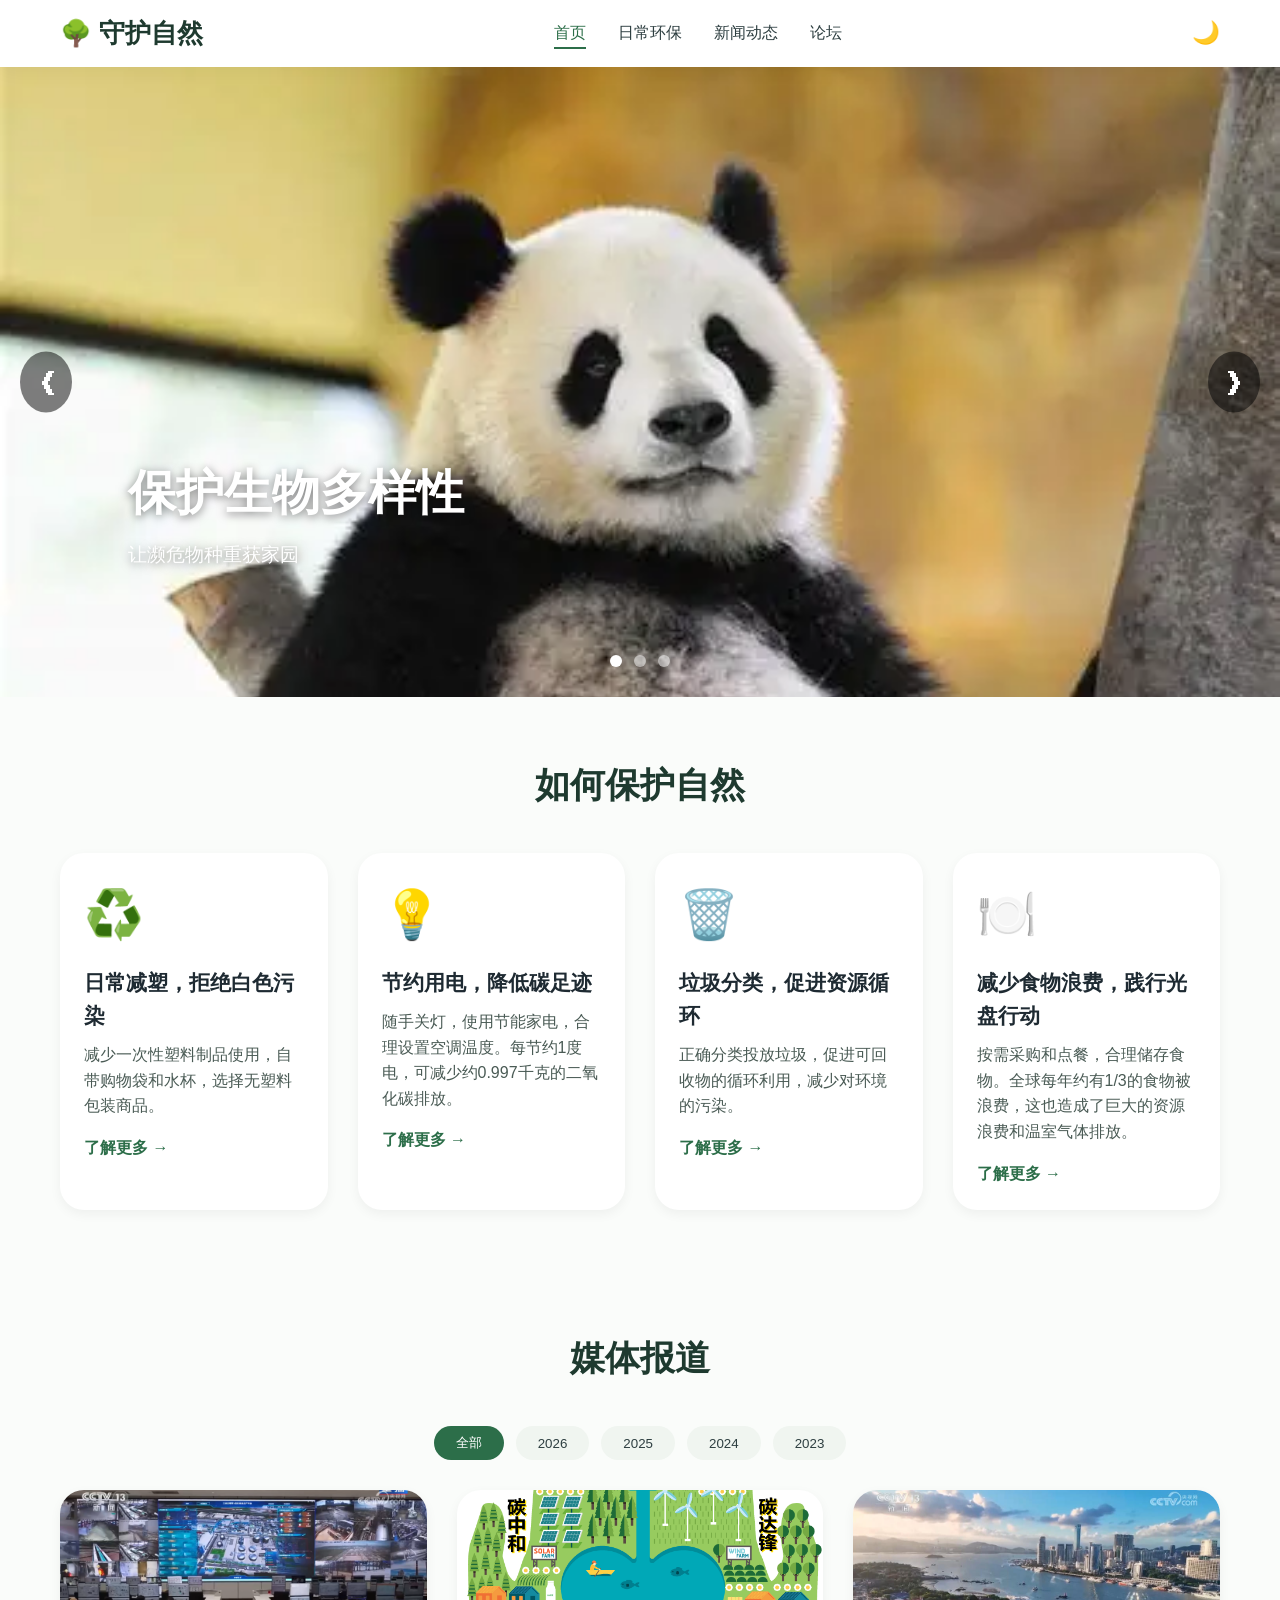
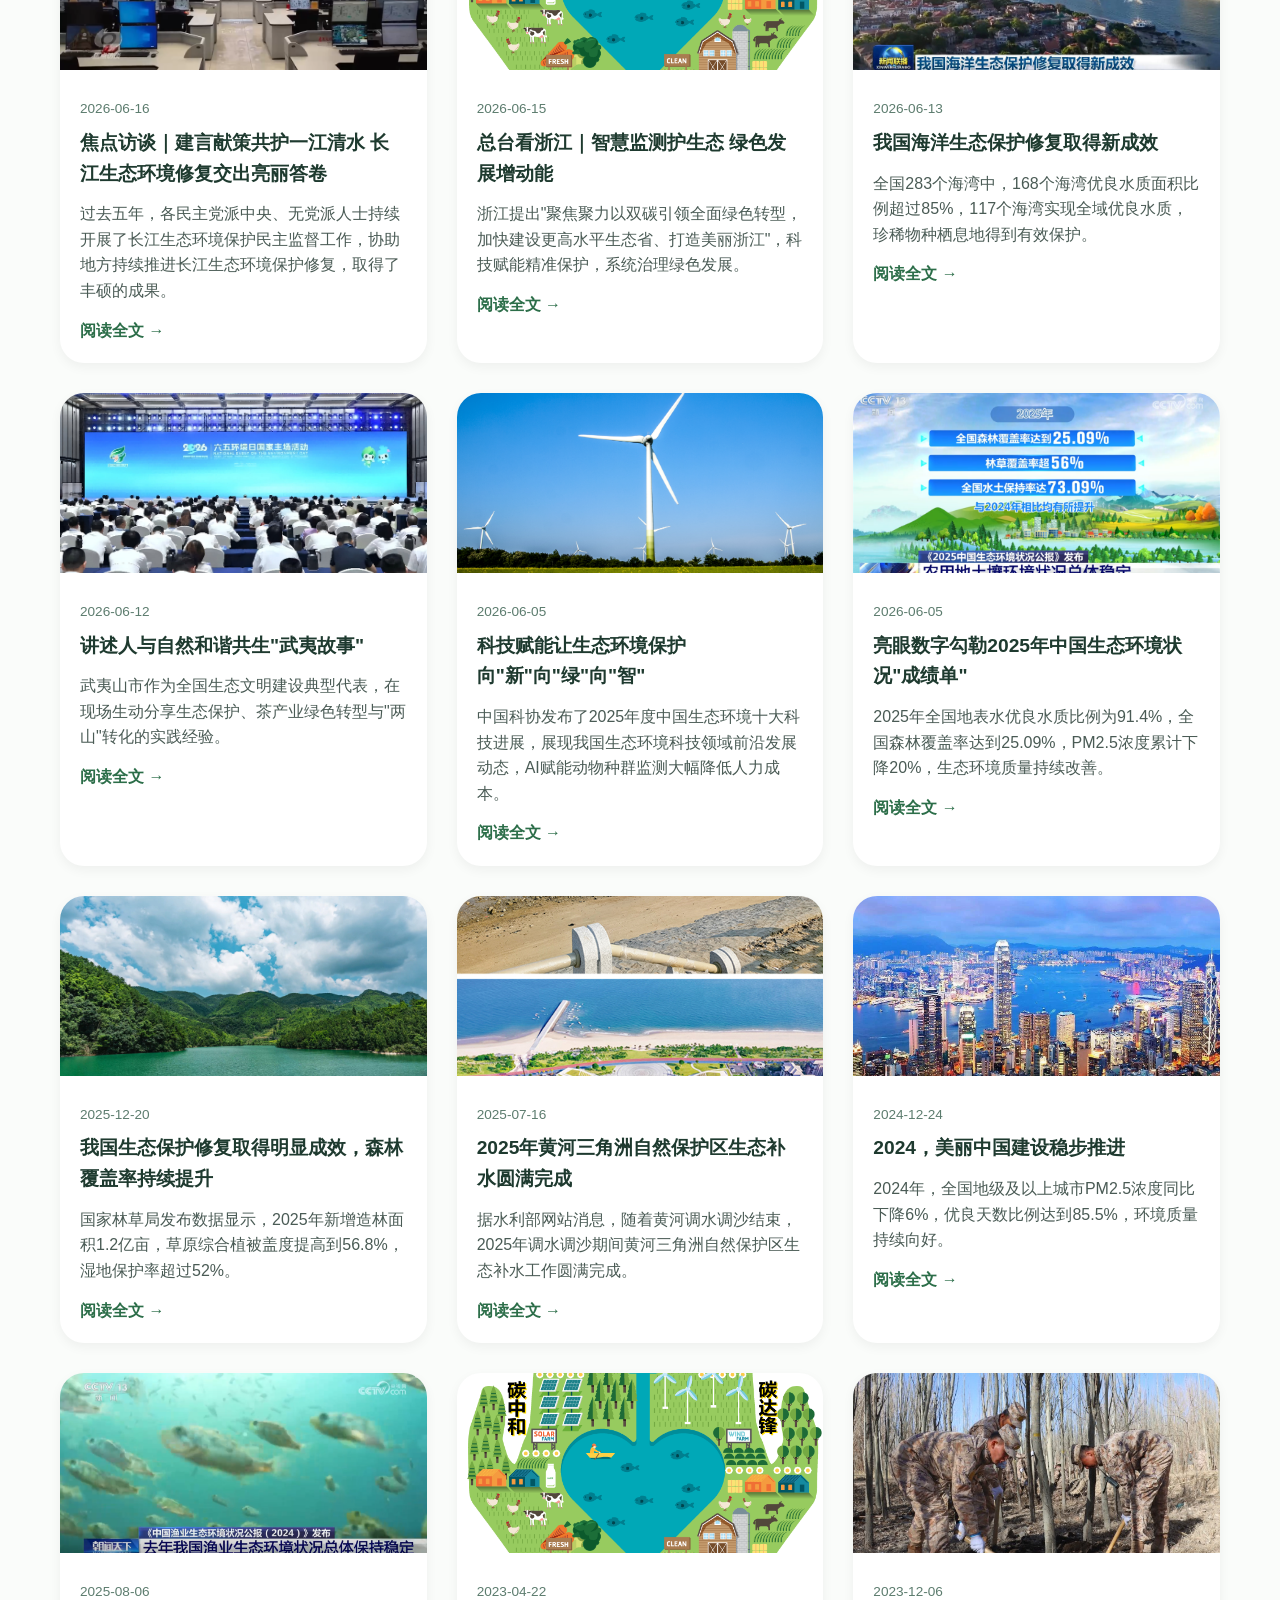
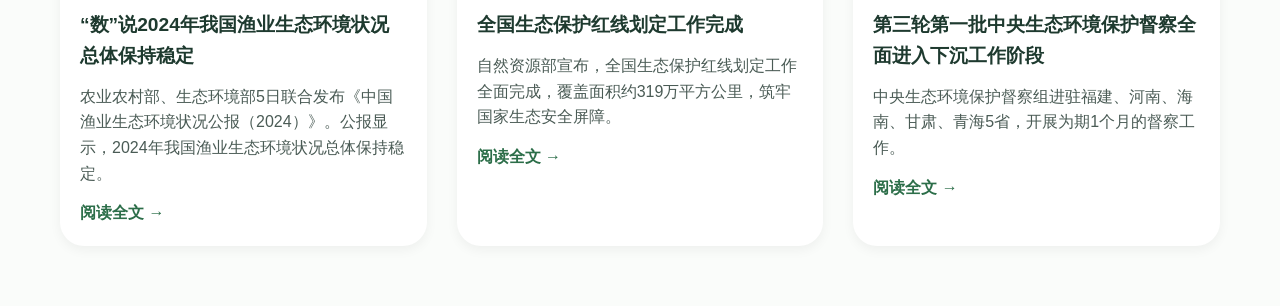
<file: index.html>
<!DOCTYPE html>
<html lang="zh-CN">
<head>
    <meta charset="UTF-8">
    <meta name="viewport" content="width=device-width, initial-scale=1.0">
    <title>守护自然 - 首页</title>
    <!-- 修改为直接引用根目录的 style.css -->
    <link rel="stylesheet" href="style.css">
</head>
<body>
<header class="header">
    <div class="container">
        <div class="logo">🌳 守护自然</div>
        <ul class="nav-list">
            <li><a href="index.html" class="active">首页</a></li>
            <li><a href="daily.html">日常环保</a></li>
            <li><a href="news.html">新闻动态</a></li>
            <li><a href="forum.html">论坛</a></li>
        </ul>
        <div class="theme-toggle" id="themeToggle">🌙</div>
    </div>
</header>

<section class="banner">
    <div class="banner-slider" id="bannerSlider">
        <!-- 确保图片文件名与您仓库中的完全一致（包括扩展名） -->
      <div class="slide active" style="background-image: url('green-mountain.jpg');">
            <div class="slide-content">
                <h2>守护森林，就是守护未来</h2>
                <p>每棵树都是地球的呼吸，一起行动!</p>
            </div>
        </div>
        <div class="slide active" style="background-image: url('military-green.jpg');">
            <div class="slide-content">
                <h2>恢复生态，让万物共存</h2>
                <p>给其他生物留一席之地，也是为我们留一线生机</p>
            </div>
        </div>
        <div class="slide active" style="background-image: url('panda.jpg');">
            <div class="slide-content">
                <h2>保护生物多样性</h2>
                <p>让濒危物种重获家园</p>
            </div>
        </div>
    </div>
    <button class="banner-btn prev" id="prevBtn">❮</button>
    <button class="banner-btn next" id="nextBtn">❯</button>
    <div class="dots" id="dots"></div>
</section>

<main>
    <section class="section">
        <div class="container">
            <h2 class="section-title">如何保护自然</h2>
            <div class="card-grid">
                <div class="card">
                    <div class="card-icon">♻️</div>
                    <h3>日常减塑，拒绝白色污染</h3>
                    <p>减少一次性塑料制品使用，自带购物袋和水杯，选择无塑料包装商品。</p>
                    <a href="https://baike.baidu.com/item/%E7%99%BD%E8%89%B2%E6%B1%A1%E6%9F%93" target="_blank" rel="noopener noreferrer" class="card-link">了解更多 →</a>
                </div>
                <div class="card">
                    <div class="card-icon">💡</div>
                    <h3>节约用电，降低碳足迹</h3>
                    <p>随手关灯，使用节能家电，合理设置空调温度。每节约1度电，可减少约0.997千克的二氧化碳排放。</p>
                    <a href="https://baike.baidu.com/item/%E7%A2%B3%E8%B6%B3%E8%BF%B9" target="_blank" rel="noopener noreferrer" class="card-link">了解更多 →</a>
                </div>
                <div class="card">
                    <div class="card-icon">🗑️</div>
                    <h3>垃圾分类，促进资源循环</h3>
                    <p>正确分类投放垃圾，促进可回收物的循环利用，减少对环境的污染。</p>
                    <a href="https://baike.baidu.com/item/%E5%9E%83%E5%9C%BE%E5%88%86%E7%B1%BB" target="_blank" rel="noopener noreferrer" class="card-link">了解更多 →</a>
                </div>
                <div class="card">
                    <div class="card-icon">🍽️</div>
                    <h3>减少食物浪费，践行光盘行动</h3>
                    <p>按需采购和点餐，合理储存食物。全球每年约有1/3的食物被浪费，这也造成了巨大的资源浪费和温室气体排放。</p>
                    <a href="https://baike.baidu.com/item/%E9%A3%9F%E7%89%A9%E6%B5%AA%E8%B4%B9" target="_blank" rel="noopener noreferrer" class="card-link">了解更多 →</a>
                </div>
            </div>
        </div>
    </section>

    <section class="section">
        <div class="container">
            <h2 class="section-title">媒体报道</h2>
            <div class="year-filter" id="yearFilter">
                <button class="filter-btn active" data-year="all">全部</button>
                <button class="filter-btn" data-year="2026">2026</button>
                <button class="filter-btn" data-year="2025">2025</button>
                <button class="filter-btn" data-year="2024">2024</button>
                <button class="filter-btn" data-year="2023">2023</button>
            </div>
            <div class="news-grid" id="newsGrid"></div>
        </div>
    </section>
</main>

<button id="backToTop" class="back-to-top">↑</button>

<!-- 修改为直接引用根目录的 script.js -->
<script src="script.js"></script>
</body>
</html>
</file>
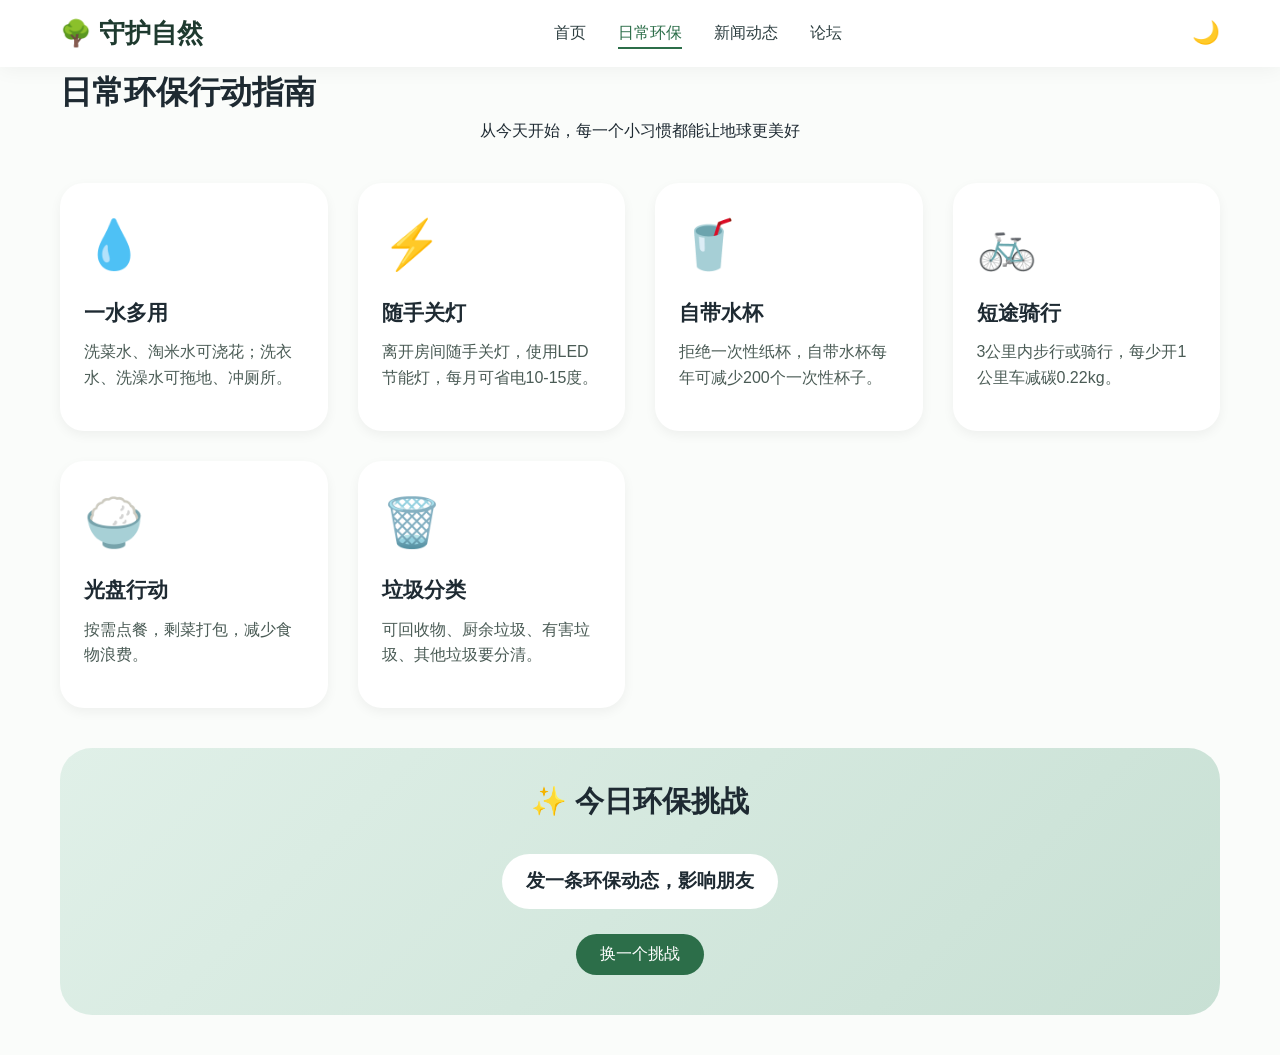
<file: daily.html>
<!DOCTYPE html>
<html lang="zh-CN">
<head>
    <meta charset="UTF-8">
    <meta name="viewport" content="width=device-width, initial-scale=1.0">
    <title>日常环保 - 守护自然</title>
    <link rel="stylesheet" href="style.css">
</head>
<body>
<header class="header">
    <div class="container">
        <div class="logo">🌳 守护自然</div>
        <ul class="nav-list">
            <li><a href="index.html">首页</a></li>
            <li><a href="daily.html" class="active">日常环保</a></li>
            <li><a href="news.html">新闻动态</a></li>
            <li><a href="forum.html">论坛</a></li>
        </ul>
        <div class="theme-toggle" id="themeToggle">🌙</div>
    </div>
</header>

<main>
    <div class="container">
        <h1 class="page-title">日常环保行动指南</h1>
        <p style="text-align:center; margin-bottom:40px;">从今天开始，每一个小习惯都能让地球更美好</p>
        <div class="card-grid">
            <div class="card">
                <div class="card-icon">💧</div>
                <h3>一水多用</h3>
                <p>洗菜水、淘米水可浇花；洗衣水、洗澡水可拖地、冲厕所。</p>
            </div>
            <div class="card">
                <div class="card-icon">⚡</div>
                <h3>随手关灯</h3>
                <p>离开房间随手关灯，使用LED节能灯，每月可省电10-15度。</p>
            </div>
            <div class="card">
                <div class="card-icon">🥤</div>
                <h3>自带水杯</h3>
                <p>拒绝一次性纸杯，自带水杯每年可减少200个一次性杯子。</p>
            </div>
            <div class="card">
                <div class="card-icon">🚲</div>
                <h3>短途骑行</h3>
                <p>3公里内步行或骑行，每少开1公里车减碳0.22kg。</p>
            </div>
            <div class="card">
                <div class="card-icon">🍚</div>
                <h3>光盘行动</h3>
                <p>按需点餐，剩菜打包，减少食物浪费。</p>
            </div>
            <div class="card">
                <div class="card-icon">🗑️</div>
                <h3>垃圾分类</h3>
                <p>可回收物、厨余垃圾、有害垃圾、其他垃圾要分清。</p>
            </div>
        </div>

        <!-- 添加每日环保挑战区块 -->
        <div class="daily-challenge" style="background: linear-gradient(135deg, #e0f0e8, #c8e0d4); border-radius: 32px; padding: 30px; text-align: center; margin: 40px 0;">
            <h3 style="font-size: 1.8rem; margin-bottom: 15px;">✨ 今日环保挑战</h3>
            <div id="dailyChallenge" class="challenge-text" style="font-size: 1.2rem; background: white; display: inline-block; padding: 12px 24px; border-radius: 60px; margin: 15px 0; font-weight: 600;">
                自带水杯，拒绝瓶装水一天
            </div>
            <button id="newChallengeBtn" class="tip-btn" style="background: #2c6e49; color: white; border: none; padding: 10px 24px; border-radius: 40px; font-size: 1rem; cursor: pointer; display: block; margin: 10px auto;">换一个挑战</button>
        </div>
    </div>
</main>

<button id="backToTop" class="back-to-top">↑</button>

<script src="script.js"></script>
<script>
    // 每日环保挑战数据
    const challenges = [
        "自带水杯，拒绝瓶装水一天",
        "午餐光盘，不剩一粒米",
        "步行或骑行代替开车3公里",
        "收集快递箱，送到回收站",
        "洗澡时间控制在5分钟内",
        "拒绝塑料袋，用布袋购物",
        "将厨余垃圾单独分类",
        "看完电视拔掉插头",
        "用洗菜水浇花一次",
        "发一条环保动态，影响朋友"
    ];

    const challengeEl = document.getElementById('dailyChallenge');
    const challengeBtn = document.getElementById('newChallengeBtn');

    function updateRandomChallenge() {
        const randomIndex = Math.floor(Math.random() * challenges.length);
        challengeEl.textContent = challenges[randomIndex];
    }

    if (challengeBtn) {
        challengeBtn.addEventListener('click', updateRandomChallenge);
    }

    // 页面加载时随机选一个挑战
    updateRandomChallenge();
</script>
</body>
</html>
</file>
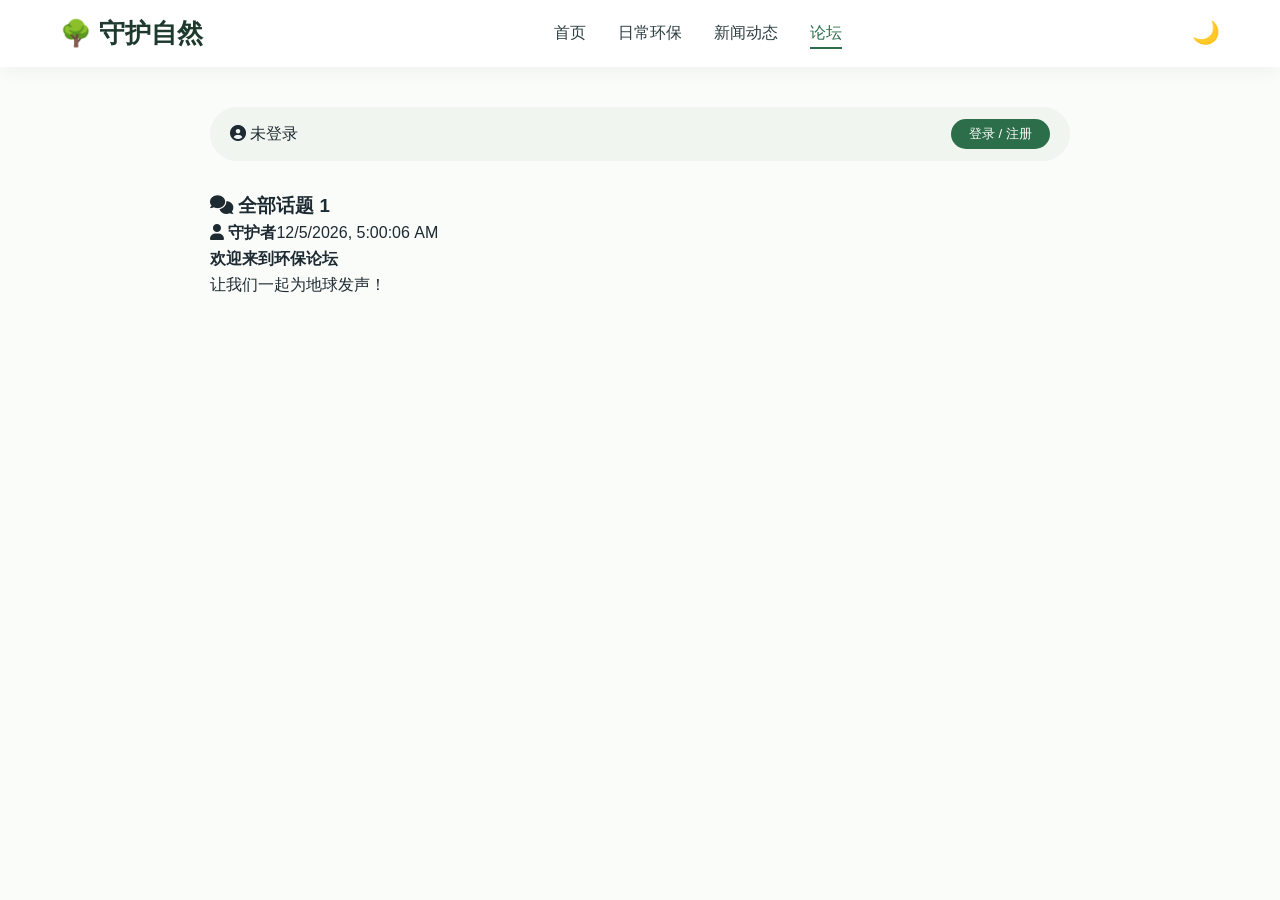
<file: forum.html>
<!DOCTYPE html>
<html lang="zh-CN">
<head>
    <meta charset="UTF-8">
    <meta name="viewport" content="width=device-width, initial-scale=1.0">
    <title>环保论坛 - 守护自然</title>
  <link rel="stylesheet" href="style.css">
    <link rel="stylesheet" href="https://cdnjs.cloudflare.com/ajax/libs/font-awesome/6.0.0-beta3/css/all.min.css">
</head>
<body>
<header class="header">
    <div class="container">
        <div class="logo">🌳 守护自然</div>
        <ul class="nav-list">
            <li><a href="index.html">首页</a></li>
            <li><a href="daily.html">日常环保</a></li>
            <li><a href="news.html">新闻动态</a></li>
            <li><a href="forum.html" class="active">论坛</a></li>
        </ul>
        <div class="theme-toggle" id="themeToggle">🌙</div>
    </div>
</header>

<main>
    <div class="forum-container" style="max-width:900px; margin:40px auto; padding:0 20px;">
        <div class="forum-status-bar" style="display:flex; justify-content:space-between; align-items:center; background:#f0f5f0; padding:12px 20px; border-radius:60px; margin-bottom:30px;">
            <div class="user-info" id="userInfoArea"><i class="fas fa-user-circle"></i> 未登录</div>
            <button id="loginBtn" class="small-btn" style="padding:6px 18px; background:#2c6e49; color:white; border:none; border-radius:40px; cursor:pointer;">登录 / 注册</button>
        </div>

        <div id="postFormArea" class="post-form-area" style="display:none; background:white; border-radius:28px; padding:24px; margin-bottom:40px; box-shadow:0 4px 12px rgba(0,0,0,0.05); border:1px solid #e0e8e0;">
            <h3><i class="fas fa-edit"></i> 发表新话题</h3>
            <form id="newPostForm">
                <div class="form-group">
                    <input type="text" id="postTitle" placeholder="标题" required maxlength="100" style="width:100%; padding:12px; border:1px solid #ddd; border-radius:30px; margin-bottom:16px;">
                </div>
                <div class="form-group">
                    <textarea id="postContent" rows="3" placeholder="内容" required style="width:100%; padding:12px; border:1px solid #ddd; border-radius:30px; margin-bottom:16px;"></textarea>
                </div>
                <button type="submit" class="btn-submit" style="background:#2c6e49; color:white; border:none; padding:10px 24px; border-radius:40px; cursor:pointer;">发布帖子</button>
            </form>
        </div>

        <div class="forum-posts">
            <h3><i class="fas fa-comments"></i> 全部话题 <span id="postCount">0</span></h3>
            <div id="postsList" class="posts-list" style="display:flex; flex-direction:column; gap:20px;">
                <div class="placeholder-text" style="text-align:center; color:#8aa89a; padding:40px; background:#fafcfa; border-radius:24px;">暂无帖子，登录后成为第一个发言者吧！</div>
            </div>
        </div>
    </div>

    <div id="authModal" class="modal" style="display:none; position:fixed; top:0; left:0; width:100%; height:100%; background:rgba(0,0,0,0.5); align-items:center; justify-content:center; z-index:2000;">
        <div class="modal-content" style="background:white; border-radius:32px; width:90%; max-width:420px; padding:24px; position:relative;">
            <span class="close-modal" style="position:absolute; right:20px; top:15px; font-size:28px; cursor:pointer; color:#888;">&times;</span>
            <div class="modal-tabs" style="display:flex; gap:20px; margin-bottom:24px; border-bottom:1px solid #ddd;">
                <button class="tab-btn active" data-tab="login" style="background:none; border:none; font-size:1.1rem; padding:8px 0; cursor:pointer; font-weight:600; color:#5a7a6e;">登录</button>
                <button class="tab-btn" data-tab="register" style="background:none; border:none; font-size:1.1rem; padding:8px 0; cursor:pointer; font-weight:600; color:#5a7a6e;">注册</button>
            </div>
            <form id="loginForm" class="auth-form active" style="display:flex; flex-direction:column; gap:16px;">
                <div class="form-group"><input type="text" id="loginUsername" placeholder="用户名" required style="width:100%; padding:12px; border:1px solid #ddd; border-radius:30px;"></div>
                <div class="form-group"><input type="password" id="loginPassword" placeholder="密码" required style="width:100%; padding:12px; border:1px solid #ddd; border-radius:30px;"></div>
                <button type="submit" class="btn-primary" style="background:#2c6e49; color:white; border:none; padding:10px; border-radius:40px; cursor:pointer;">登录</button>
            </form>
            <form id="registerForm" class="auth-form" style="display:none; flex-direction:column; gap:16px;">
                <div class="form-group"><input type="text" id="regUsername" placeholder="用户名 (3-20字符)" required style="width:100%; padding:12px; border:1px solid #ddd; border-radius:30px;"></div>
                <div class="form-group"><input type="password" id="regPassword" placeholder="密码 (至少4位)" required style="width:100%; padding:12px; border:1px solid #ddd; border-radius:30px;"></div>
                <button type="submit" class="btn-primary" style="background:#2c6e49; color:white; border:none; padding:10px; border-radius:40px; cursor:pointer;">注册</button>
            </form>
        </div>
    </div>
</main>

<button id="backToTop" class="back-to-top">↑</button>
<script src="script.js"></script>
</body>
</html>
</file>
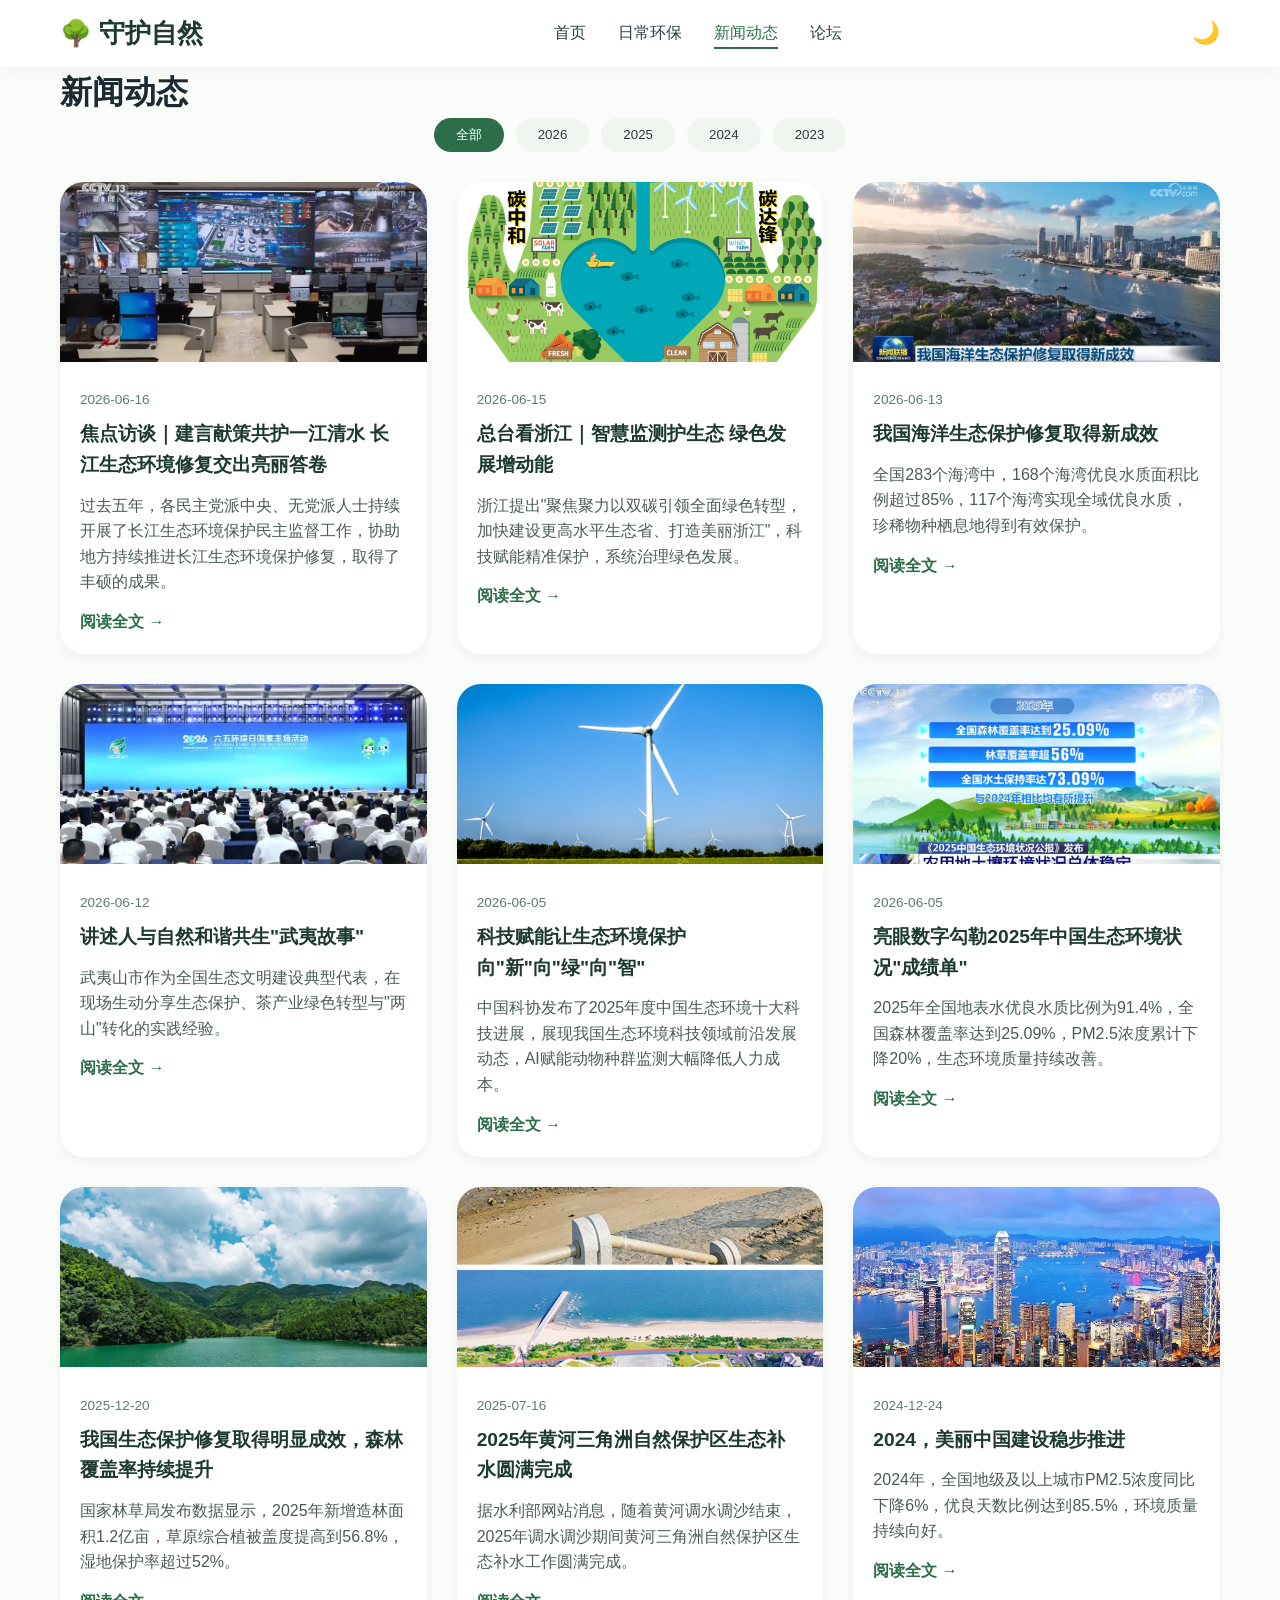
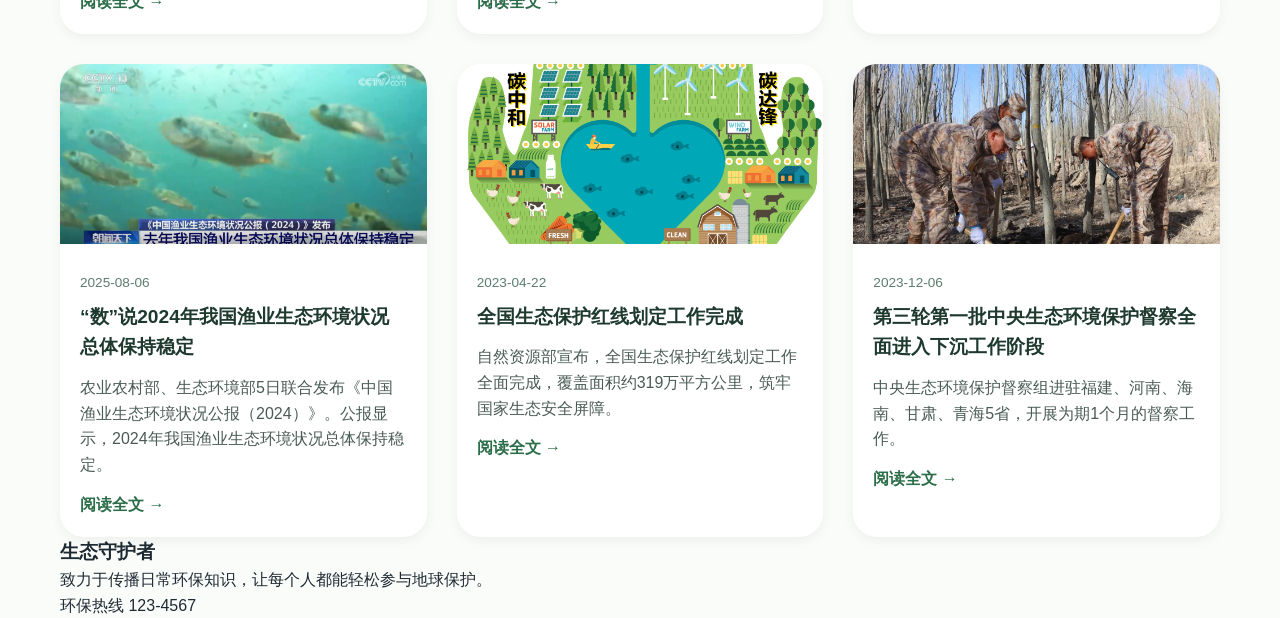
<file: news.html>
<!DOCTYPE html>
<html lang="zh-CN">
<head>
    <meta charset="UTF-8">
    <meta name="viewport" content="width=device-width, initial-scale=1.0">
    <title>新闻动态 - 守护自然</title>
    <link rel="stylesheet" href="style.css">
</head>
<body>
<header class="header">
    <div class="container">
        <div class="logo">🌳 守护自然</div>
        <ul class="nav-list">
            <li><a href="index.html">首页</a></li>
            <li><a href="daily.html">日常环保</a></li>
            <li><a href="news.html" class="active">新闻动态</a></li>
            <li><a href="forum.html">论坛</a></li>
        </ul>
        <div class="theme-toggle" id="themeToggle">🌙</div>
    </div>
</header>

<main>
    <div class="container">
        <h1 class="page-title">新闻动态</h1>
        <!-- 年份筛选按钮 -->
        <div class="year-filter" id="yearFilter">
            <button class="filter-btn active" data-year="all">全部</button>
            <button class="filter-btn" data-year="2026">2026</button>
            <button class="filter-btn" data-year="2025">2025</button>
            <button class="filter-btn" data-year="2024">2024</button>
            <button class="filter-btn" data-year="2023">2023</button>
        </div>
        <!-- 新闻网格（由 JavaScript 动态渲染） -->
        <div class="news-grid" id="newsGrid">
            <div class="loading">正在加载新闻...</div>
        </div>
    </div>
</main>

<button id="backToTop" class="back-to-top">↑</button>

<script src="script.js"></script>
<!-- 页脚（已删除“快速链接”部分） -->
<footer class="site-footer">
    <div class="container footer-container">
        <div class="footer-about">
            <h3><i class="fas fa-leaf"></i> 生态守护者</h3>
            <p>致力于传播日常环保知识，让每个人都能轻松参与地球保护。</p>
            <div class="social-links">
                <a href="#"><i class="fab fa-weixin"></i></a>
                <a href="#"><i class="fab fa-weibo"></i></a>
            </div>
        </div>
        <div class="footer-contact">
            <p><i class="fas fa-phone-alt"></i> 环保热线 123-4567</p>
        </div>
    </div>
</footer>
</body>
</html>
</file>
<file: style.css>
/* ===== 全局重置 ===== */
* {
    margin: 0;
    padding: 0;
    box-sizing: border-box;
}
body {
    font-family: 'Inter', sans-serif;
    line-height: 1.6;
    color: #1e2a32;
    background-color: #fafcfa;
}
.container {
    max-width: 1200px;
    margin: 0 auto;
    padding: 0 20px;
}

/* ===== 头部导航 ===== */
.header {
    background: rgba(255,255,255,0.95);
    backdrop-filter: blur(8px);
    box-shadow: 0 2px 20px rgba(0,0,0,0.05);
    position: sticky;
    top: 0;
    z-index: 1000;
}
.header .container {
    display: flex;
    justify-content: space-between;
    align-items: center;
    padding: 0.8rem 20px;
}
.logo {
    font-size: 1.6rem;
    font-weight: 700;
    color: #1e3a2f;
}
.nav-list {
    display: flex;
    gap: 2rem;
    list-style: none;
}
.nav-list a {
    text-decoration: none;
    font-weight: 500;
    color: #2d3e40;
    padding: 8px 0;
    position: relative;
    transition: color 0.2s;
}
.nav-list a::after {
    content: '';
    position: absolute;
    bottom: 0;
    left: 0;
    width: 0;
    height: 2px;
    background: #2c6e49;
    transition: width 0.3s;
}
.nav-list a:hover::after,
.nav-list a.active::after {
    width: 100%;
}
.nav-list a:hover,
.nav-list a.active {
    color: #2c6e49;
}
.theme-toggle {
    font-size: 1.4rem;
    cursor: pointer;
}

/* 移动端菜单 */
@media (max-width: 768px) {
    .nav-list {
        position: absolute;
        top: 70px;
        left: 0;
        right: 0;
        background: white;
        flex-direction: column;
        gap: 0;
        box-shadow: 0 20px 30px rgba(0,0,0,0.1);
        border-radius: 0 0 20px 20px;
        overflow: hidden;
        max-height: 0;
        opacity: 0;
        transition: max-height 0.4s, opacity 0.3s;
        pointer-events: none;
        z-index: 1000;
    }
    .nav-list.show {
        max-height: 300px;
        opacity: 1;
        pointer-events: auto;
    }
    .nav-list li {
        border-bottom: 1px solid #eef2ee;
    }
    .nav-list a {
        display: block;
        padding: 14px 24px;
        text-align: center;
    }
    .nav-list a::after {
        display: none;
    }
    .nav-list a.active {
        background: #ebf5f0;
    }
    .theme-toggle {
        display: none;
    }
}

/* ===== 轮播图 ===== */
.banner {
    position: relative;
    overflow: hidden;
    height: 70vh;
    min-height: 400px;
}
.banner-slider {
    height: 100%;
    position: relative;
}
.slide {
    position: absolute;
    top: 0;
    left: 0;
    width: 100%;
    height: 100%;
    background-size: cover;
    background-position: center;
    opacity: 0;
    transition: opacity 0.8s ease;
}
.slide.active {
    opacity: 1;
    z-index: 1;
}
.slide-content {
    position: absolute;
    bottom: 20%;
    left: 10%;
    color: white;
    text-shadow: 0 2px 10px rgba(0,0,0,0.5);
    max-width: 600px;
    z-index: 2;
}
.slide-content h2 {
    font-size: 3rem;
    margin-bottom: 0.5rem;
}
.slide-content p {
    font-size: 1.2rem;
}
.banner-btn {
    position: absolute;
    top: 50%;
    transform: translateY(-50%);
    background: rgba(0,0,0,0.5);
    color: white;
    border: none;
    padding: 12px 18px;
    cursor: pointer;
    z-index: 10;
    font-size: 2rem;
    border-radius: 50%;
    transition: background 0.2s;
}
.banner-btn:hover {
    background: rgba(0,0,0,0.8);
}
.prev { left: 20px; }
.next { right: 20px; }
.dots {
    position: absolute;
    bottom: 30px;
    left: 0;
    right: 0;
    display: flex;
    justify-content: center;
    gap: 12px;
    z-index: 10;
}
.dot {
    width: 12px;
    height: 12px;
    background: rgba(255,255,255,0.5);
    border-radius: 50%;
    cursor: pointer;
}
.dot.active {
    background: white;
}

/* ===== 通用区块 ===== */
.section {
    padding: 60px 0;
}
.section-title {
    text-align: center;
    font-size: 2.2rem;
    margin-bottom: 40px;
    color: #1e3a2f;
}

/* ===== 卡片网格 ===== */
.card-grid {
    display: grid;
    grid-template-columns: repeat(auto-fit, minmax(260px, 1fr));
    gap: 30px;
}
.card {
    background: white;
    border-radius: 24px;
    padding: 24px;
    box-shadow: 0 4px 12px rgba(0,0,0,0.05);
    transition: transform 0.2s, box-shadow 0.2s;
}
.card:hover {
    transform: translateY(-6px);
    box-shadow: 0 12px 24px rgba(0,0,0,0.1);
}
.card-icon {
    font-size: 3rem;
    margin-bottom: 12px;
}
.card h3 {
    font-size: 1.3rem;
    margin: 12px 0 10px;
}
.card p {
    color: #4a5b55;
    margin-bottom: 16px;
}
.card-link {
    color: #2c6e49;
    font-weight: 600;
    text-decoration: none;
}
.card-link:hover {
    text-decoration: underline;
}

/* ===== 新闻筛选 & 网格 ===== */
.year-filter {
    display: flex;
    flex-wrap: wrap;
    gap: 12px;
    justify-content: center;
    margin-bottom: 30px;
}
.filter-btn {
    background: #f0f5f0;
    border: none;
    padding: 8px 22px;
    border-radius: 30px;
    cursor: pointer;
    font-weight: 500;
    color: #2d3e40;
    transition: 0.2s;
}
.filter-btn.active,
.filter-btn:hover {
    background: #2c6e49;
    color: white;
}
.news-grid {
    display: grid;
    grid-template-columns: repeat(auto-fill, minmax(300px, 1fr));
    gap: 30px;
}
.news-card {
    background: white;
    border-radius: 24px;
    overflow: hidden;
    box-shadow: 0 4px 12px rgba(0,0,0,0.05);
    transition: 0.2s;
}
.news-card:hover {
    transform: translateY(-4px);
    box-shadow: 0 12px 24px rgba(0,0,0,0.1);
}
.news-img {
    width: 100%;
    height: 180px;
    object-fit: cover;
}
.news-content {
    padding: 20px;
}
.news-date {
    color: #5c7c6e;
    font-size: 0.85rem;
    display: block;
    margin-bottom: 6px;
}
.news-title {
    font-size: 1.2rem;
    margin: 8px 0 12px;
    color: #1e3a2f;
}
.news-summary {
    color: #4a5b55;
    margin-bottom: 14px;
}
.news-link {
    color: #2c6e49;
    font-weight: 600;
    text-decoration: none;
}
.news-link:hover {
    text-decoration: underline;
}
.no-news {
    grid-column: 1 / -1;
    text-align: center;
    padding: 40px;
    color: #8aa89a;
}

/* ===== 返回顶部 ===== */
.back-to-top {
    position: fixed;
    bottom: 30px;
    right: 30px;
    background: #2c6e49;
    color: white;
    width: 45px;
    height: 45px;
    border-radius: 50%;
    border: none;
    font-size: 1.5rem;
    cursor: pointer;
    display: none;
    align-items: center;
    justify-content: center;
    box-shadow: 0 2px 10px rgba(0,0,0,0.2);
    transition: 0.2s;
    z-index: 999;
}
.back-to-top:hover {
    background: #1f5438;
    transform: scale(1.05);
}

/* ===== 响应式 ===== */
@media (max-width: 768px) {
    .slide-content h2 { font-size: 2rem; }
    .slide-content p { font-size: 1rem; }
    .banner { height: 50vh; min-height: 300px; }
}
/* ===== 深色模式 ===== */
body.dark {
    background-color: #1a1a2e;
    color: #e0e0e0;
}

body.dark .header {
    background: rgba(26, 26, 46, 0.95);
    box-shadow: 0 2px 20px rgba(0, 0, 0, 0.3);
}

body.dark .logo {
    color: #a8d8a8;
}

body.dark .nav-list a {
    color: #b0b0b0;
}
body.dark .nav-list a:hover,
body.dark .nav-list a.active {
    color: #7bc97b;
}

body.dark .card {
    background: #2a2a4a;
    box-shadow: 0 4px 12px rgba(0, 0, 0, 0.3);
}
body.dark .card p {
    color: #c0c0c0;
}
body.dark .card-link {
    color: #7bc97b;
}

body.dark .section-title {
    color: #a8d8a8;
}

body.dark .filter-btn {
    background: #2a2a4a;
    color: #b0b0b0;
}
body.dark .filter-btn.active,
body.dark .filter-btn:hover {
    background: #2c6e49;
    color: white;
}

body.dark .news-card {
    background: #2a2a4a;
}
body.dark .news-title {
    color: #a8d8a8;
}
body.dark .news-summary {
    color: #c0c0c0;
}
body.dark .news-date {
    color: #8a9a8a;
}
body.dark .news-link {
    color: #7bc97b;
}

body.dark .stats-section {
    background: #22223a;
}
body.dark .stat-item i {
    color: #7bc97b;
}
body.dark .stat-number {
    color: #e0e0e0;
}

body.dark .pledge-section {
    background: #1e1e36;
}
body.dark .pledge-form-area {
    background: #2a2a4a;
}
body.dark .form-group input,
body.dark .form-group textarea {
    background: #3a3a5a;
    border-color: #4a4a6a;
    color: #e0e0e0;
}
body.dark .pledge-list li {
    background: #3a3a5a;
    color: #e0e0e0;
}

body.dark .cta-section {
    background: linear-gradient(135deg, #1a3a2a, #0a2a1a);
}

body.dark .site-footer {
    background: #0a0a1a;
}

body.dark .back-to-top {
    background: #2c6e49;
}
body.dark .back-to-top:hover {
    background: #1f5438;
}

body.dark .forum-status-bar {
    background: #2a2a4a;
}
body.dark .user-info {
    color: #a8d8a8;
}
body.dark .post-form-area {
    background: #2a2a4a;
    border-color: #3a3a5a;
}
body.dark .post-card {
    background: #2a2a4a;
    border-color: #3a3a5a;
}
body.dark .post-title {
    color: #a8d8a8;
}
body.dark .post-header {
    color: #8a9a8a;
}

body.dark .modal-content {
    background: #2a2a4a;
    color: #e0e0e0;
}
body.dark .modal-tabs {
    border-bottom-color: #4a4a6a;
}
body.dark .tab-btn {
    color: #8a9a8a;
}
body.dark .tab-btn.active {
    color: #7bc97b;
}
body.dark .auth-form input {
    background: #3a3a5a;
    border-color: #4a4a6a;
    color: #e0e0e0;
}

/* 日常环保页面适配 */
body.dark .daily-challenge {
    background: linear-gradient(135deg, #1a3a2a, #2a4a3a) !important;
}
body.dark .challenge-text {
    background: #2a2a4a !important;
    color: #e0e0e0;
}
body.dark .tip-btn {
    background: #2c6e49;
}
body.dark .tip-btn:hover {
    background: #1f5438;
}
</file>
